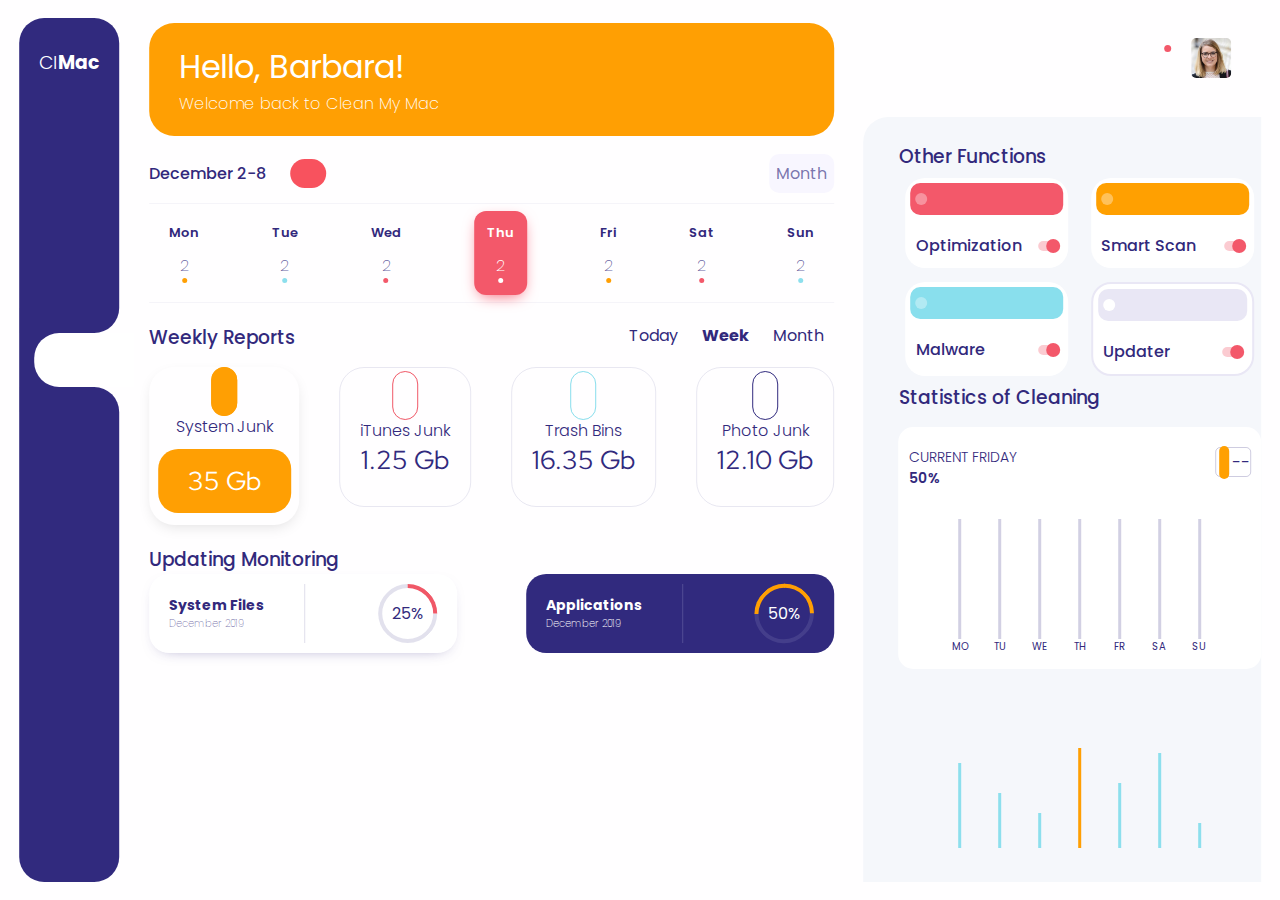
<file: index.html>
<!DOCTYPE html>
<html lang="en">
<head>
    <meta charset="UTF-8">
    <meta http-equiv="X-UA-Compatible" content="IE=edge">
    <meta name="viewport" content="width=device-width, initial-scale=1.0">
    <title>Document</title>
    <link rel="stylesheet" href="style.css">
    <link rel="stylesheet" href="https://use.fontawesome.com/releases/v5.15.2/css/all.css" integrity="sha384-vSIIfh2YWi9wW0r9iZe7RJPrKwp6bG+s9QZMoITbCckVJqGCCRhc+ccxNcdpHuYu" crossorigin="anonymous">
</head>
<body>
    
    <div class="container">
        <!-- Sidebar Nav -->
        <div class="navbar">
            <div class="navbar_1">
                <div class="logo">
                    <h3><span>CI</span>Mac</h3>
                </div>
                <ul>
                    <div class="link1">
                        <li>
                            <i class="fas fa-wind"></i>
                        </li>
                    </div>
                </ul>
            </div>
            <div class="navbar_2">
                <div  class="link2">
                    <ul>
                        <li>
                            <i class="fas fa-desktop"></i>
                        </li>   
                    </ul>
                </div>
            </div>
            <div class="navbar_3">
                <ul>
                    <div class="link3">
                        <li>
                            <i class="fas fa-folder"></i>
                        </li>
                    </div>
                    <div class="link4">
                        <li>
                            <i class="fas fa-sliders-h"></i>
                        </li>
                    </div>
                    <div class="link5">
                        <li>
                            <i class="fas fa-lock"></i>
                        </li>
                    </div>
                    <div class="link6">
                        <li>
                            <i class="far fa-envelope"></i>
                        </li>
                    </div>
                </ul>
                <div class="navbar_link2">
                    <a href="#"><i class="fas fa-sign-out-alt"></i></a>
                </div>
            </div>
        </div>

        <!-- 
            PAGE CONTENT 
         -->
        <div class="content">
            <div class="banner">
                <h1>Hello, Barbara!</h1>
                <p>Welcome back to Clean My Mac</p>
            </div>
            <div class="calendar">
                <div class="calendar_head">
                    <div class="date">
                        <p>December 2-8 <span><i class="fas fa-chevron-left"></i>&nbsp;&nbsp;&nbsp;<i class="fas fa-chevron-right"></i></span></p>
                    </div>
                    <div class="month">
                        <span><i class="far fa-calendar"></i> Month</span>
                    </div>
                </div>
                <div class="calendar_date">
                    <div class="day">
                        <h4>Mon</h4>
                        <p>2</p>
                        <div class="dot_orange"></div>
                    </div>
                    <div class="day">
                        <h4>Tue</h4>
                        <p>2</p>
                        <div class="dot_green"></div>
                    </div>
                    <div class="day">
                        <h4>Wed</h4>
                        <p>2</p>
                        <div class="dot_red"></div>
                    </div>
                    <div class="day day_index">
                        <h4>Thu</h4>
                        <p>2</p>
                        <div class="dot_white"></div>
                    </div>
                    <div class="day">
                        <h4>Fri</h4>
                        <p>2</p>
                        <div class="dot_orange"></div>
                    </div>
                    <div class="day">
                        <h4>Sat</h4>
                        <p>2</p>
                        <div class="dot_red"></div>
                    </div>
                    <div class="day">
                        <h4>Sun</h4>
                        <p>2</p>
                        <div class="dot_green"></div>
                    </div>
                </div>
            </div>
            <div class="report">
                <div class="report_head">
                    <div class="title">
                        <h3>Weekly Reports</h3>
                    </div>
                    <div class="report_period">
                        <ul>
                            <li>Today</li>
                            <li class="active">Week</li>
                            <li>Month</li>
                        </ul>
                    </div>
                </div>
                <div class="report_card">
                    <div class="card_active">
                        <i class="fas fa-server"></i>
                        <p>System Junk</p>
                        <button class="btn_index">35 Gb</button>
                    </div>
                    <div class="card">
                        <i class="fas fa-music"></i>
                        <p>iTunes Junk</p>
                        <button>1.25 Gb</button>
                    </div>
                    <div class="card">
                        <i class="far fa-trash-alt"></i>
                        <p>Trash Bins</p>
                        <button>16.35 Gb</button>
                    </div>
                    <div class="card">
                        <i class="fab fa-instagram"></i>
                        <p>Photo Junk</p>
                        <button>12.10 Gb</button>
                    </div>
                </div>
            </div>
            <div class="update">
                <div class="title">
                    <h3>Updating Monitoring</h3>
                </div>
                <div class="update_info">
                    <div class="update_systeme">
                        <div class="text text_1">
                            <h4>System Files</h4>
                            <p>December 2019</p>
                        </div>
                        <div class="stat stat_1">
                            <span>25%</span>
                        </div>
                    </div>
                    <div class="update_application">
                        <div class="text text_2">
                            <h4>Applications</h4>
                            <p>December 2019</p>
                        </div>
                        <div class="stat stat_2">
                            <span>50%</span>
                        </div>
                    </div>
                </div>
            </div>
        </div>
        <div class="widget">
            <div class="widget_heading">
                <i class="fas fa-cog"></i>
                <div class="bell">
                    <i class="far fa-bell"></i><span class="dott"></span>
                </div>
                <img src="images/img1.jpg" alt="">
            </div>
            <div class="widget_box">
                <div class="box_1">
                    <div class="title">
                        <h3>Other Functions</h3>
                    </div>
                    <div class="func_box">
                        <div class="func func_red">
                            <div class="head">
                                <i class="far fa-chart-bar"></i>
                                <i class="fas fa-ellipsis-v"></i>
                            </div>
                            <div class="text">
                                <p>Optimization</p>
                                <div class="toggle-container">
                                    <input type="checkbox" />
                                    <div class="slider round"></div>
                               </div>
                            </div>
                        </div>
                        <div class="func func_orange">
                            <div class="head">
                                <i class="fas fa-podcast"></i>
                                <i class="fas fa-ellipsis-v"></i>
                            </div>
                            <div class="text">
                                <p>Smart Scan</p>
                                <div class="toggle-container">
                                    <input type="checkbox" />
                                    <div class="slider round"></div>
                               </div>
                            </div>
                        </div>
                        <div class="func func_green">
                            <div class="head">
                                <i class="far fa-check-circle"></i>
                                <i class="fas fa-ellipsis-v"></i>
                            </div>
                            <div class="text">
                                <p>Malware</p>
                                <div class="toggle-container">
                                    <input type="checkbox" />
                                    <div class="slider round"></div>
                               </div>
                            </div>
                        </div>
                        <div class="func func_gray">
                            <div class="head">
                                <i class="fas fa-retweet"></i>
                                <i class="fas fa-ellipsis-v"></i>
                            </div>
                            <div class="text">
                                <p>Updater</p>
                                <div class="toggle-container">
                                    <input type="checkbox" />
                                    <div class="slider round"></div>
                               </div>
                            </div>
                        </div>
                    </div>
                </div>
                <div class="box_2">
                    <div class="title">
                        <h3>
                            Statistics of Cleaning
                        </h3>
                    </div>
                    <div class="stat_clean">
                        <div class="head">
                            <p>CURRENT FRIDAY <br> <span>50%</span></p>
                            <div class="toggle">
                                <span><i class="far fa-chart-bar"></i></span>
                                <span>--</span>
                            </div>
                        </div>
                        <div class="stat_clean__chart">
                            <div class="chart">
                                <div class="chart_1"></div>
                                <span>MO</span>
                            </div>
                            <div class="chart">
                                <div class="chart_2"></div>
                                <span>TU</span>
                            </div>
                            <div class="chart">
                                <div class="chart_3"></div>
                                <span>WE</span>
                            </div>
                            <div class="chart">
                                <div class="chart_4"></div>
                                <span>TH</span>
                            </div>
                            <div class="chart">
                                <div class="chart_5"></div>
                                <span>FR</span>
                            </div>
                            <div class="chart">
                                <div class="chart_6"></div>
                                <span>SA</span>
                            </div>
                            <div class="chart">
                                <div class="chart_7"></div>
                                <span>SU</span>
                            </div>
                        </div>
                    </div>
                </div>
            </div>
        </div>
    </div>
</body>
</html>
</file>
<file: style.css>
/* Font general */
@import url('https://fonts.googleapis.com/css2?family=Poppins:wght@100;200;300;400;500;600;700;800;900&display=swap');
/* Font for the number in the page */
@import url('https://fonts.googleapis.com/css2?family=Red+Hat+Display:wght@400;500;700;900&display=swap');


* {
    margin: 0;
    padding: 0;
    box-sizing: border-box;
}

body {
    font-family: 'Poppins', sans-serif;
    background-color: #FFFEFF;
    color: #32297C;
}

p {
    font-weight: 500;
}

ul li {
    list-style: none;
}

a {
    text-decoration: none;
}

.container {
    position: absolute;
    width: 97vw;
    height: 96vh;
    top: 50%;
    left: 50%;
    transform: translate(-50%, -50%);
    border-radius: 25px;
}

.navbar {
    position: fixed;
    color: white;
    width: 100px;
    height: 100%;
    border-radius: 25px;
    text-align: center;
}


.navbar_1 {
    background-color: #312A7E;
    border-radius: 25px 25px 25px 0;
    height: 35vh;
}

.navbar_1 .link1 {
    margin-top: 135px;
}

.logo {
    padding-top: 30px;
}

.logo h3 span {
    font-weight: 300;
}

.navbar_2 {
    background-color: #312A7E;
    height: 6vh;
    display: flex;
    align-items: center;
    justify-content: center;
    z-index: -1;
}

.navbar_2::after {
    content: '';
    position: absolute;
    width: 100%;
    height: 6vh;
    margin-left: 30px;
    border-radius: 25px 0 0 25px;
    background-color: white;
    z-index: 0;
}

.navbar_2 .link2 i {
    position: relative;
    color: #312A7E;
    z-index: 10;
}

.navbar_3 {
    position: absolute;
    bottom: 0;
    width: 100%;
    height: 55vh;
    background-color: #312A7E;
    border-radius: 0 25px 25px 25px;
}

.navbar_3 li {
    padding: 17px 0;
}

.navbar_link2 {
    text-align: center;
}

.navbar_link2 a {
    position: absolute;
    bottom: 20px;
    color: white;
    left: 45px;
}



.content {
    position: relative;
    left: 100px;
    padding: 5px 30px;
    width: 60%;
    height: 100%;
}

.banner {
    background-color: #FF9F03;
    color: white;
    border-radius: 25px;
    padding: 20px 30px;
}

.banner h1 {
    font-weight: 400;
}

.banner p {
    font-weight: 200;
}

.calendar_head {
    display: flex;
    justify-content: space-between;
    margin-top: 25px;
}

.calendar_head .date span {
    background-color: #F8525E;
    color: white;
    border-radius: 25px;
    padding: 3px 12px;
    margin-left: 20px;
}

.calendar_head .date span .fa-chevron-left {
    opacity: .7;
}

.month {
    background-color: #F8F6FF;
    color: #312a7ea4;
    padding: 7px;
    border-radius: 10px;
    margin-top: -7px;
}


.calendar_date {
    display: flex;
    align-items: center;
    justify-content: space-between;
    margin-top: 10px;
    padding: 0 20px;
    height: 100px;
    border-top: 1px solid #312a7e0c;
    border-bottom: 1px solid #312a7e0c;
}

.calendar_date .day {
    position: relative;
    display: flex;
    flex-direction: column;
    align-items: center;
}

.calendar_date .day h4 {
    font-weight: 600;
    font-size: 13px;
}

.calendar_date .day p {
    margin-top: 10px;
    font-weight: 200;
    color: #312a7ebb;
}

.calendar_date .day .dot_orange {
    width: 5px;
    height: 5px;
    border-radius: 50%;
    background-color: #FF9F03;
}

.calendar_date .day .dot_green {
    width: 5px;
    height: 5px;
    border-radius: 50%;
    background-color: #8DDFED;
}

.calendar_date .day .dot_red {
    width: 5px;
    height: 5px;
    border-radius: 50%;
    background-color: #F3586A;
}

.calendar_date .day .dot_white {
    width: 5px;
    height: 5px;
    border-radius: 50%;
    background-color: #fff;
}


.calendar_date .day_index {
    background-color: #F3586A;
    color: white;
    padding: 12px 13px;
    border-radius: 12px;
    box-shadow: 0 5px 15px -5px #F3586A;
}

.calendar_date .day_index p {
    color: white;
}


.report {
    margin-top: 20px;
}

.report_head .title h3 {
    font-weight: 500;
}

.report_head {
    display: flex;
    justify-content: space-between;
}

.report_head ul li {
    display: inline;
    padding: 0 10px;
}

.report_head ul li.active {
    font-weight: 700;
}

.report_card {
    display: flex;
    justify-content: space-between;
    margin-top: 15px;
}


.report_card .card_active {
    text-align: center;
    border-radius: 25px;
    padding: 12px 5px;
    width: 150px;
    box-shadow: 0 5px 15px -5px rgba(0, 0, 0, 0.144);
}

.report_card .card_active i {
    border: 1px solid #FF9F03;
    padding: 12px;
    border-radius: 15px;
    background-color: #FF9F03;
    color: white;
}

.report_card .card_active p {
    font-weight: 300;
    margin-top: 10px;
}

.report_card .card_active .btn_index {
    background-color: #FF9F03;
    color: white;
    margin-top: 10px;
    padding: 15px 30px;
    border-radius: 20px;
}

.report_card .card_active button {
    border: none;
    background-color: transparent;
    font-size: 26px;
    color: #312A7E;
    font-family: 'Red Hat Display', sans-serif;
}


.report_card .card {
    border: 1px solid #312a7e1c;
    text-align: center;
    border-radius: 25px;
    padding: 15px 20px;
    height: 140px;
}

.report_card .card i {
    border: 1px solid red;
    padding: 12px;
    border-radius: 15px;
}

.report_card .card p {
    font-weight: 300;
    margin-top: 10px;
}

.report_card .card .btn_index {
    background-color: #FF9F03;
    color: white;
    margin-top: 10px;
    padding: 15px 20px;
    border-radius: 25px;
}

.report_card .card .fa-server {
    border: 1px solid #FF9F03;
    background-color: #FF9F03;
    color: white;
}

.report_card .card .fa-music {
    border: 1px solid #F05867;
    color: #F05867;
}

.report_card .card .fa-trash-alt {
    border: 1px solid #88DEEC;
    color: #88DEEC;
}

.report_card .card .fa-instagram {
    border: 1px solid #312A7E;
    color: #312A7E;
}

.report_card .card button {
    border: none;
    background-color: transparent;
    font-size: 26px;
    color: #312A7E;
    font-family: 'Red Hat Display', sans-serif;
}




.update {
    margin-top: 20px;
}

.update .title h3 {
    font-weight: 500;
}

.update_info {
    display: flex;
    justify-content: space-between;
}

.update_info .update_systeme {
    display: flex;
    justify-content: space-between;
    width: 45%;
    background-color: white;
    padding: 10px 20px;
    border-radius: 20px;
    box-shadow: 0 5px 15px -10px #312a7e94;
}

.update_info .update_application {
    display: flex;
    justify-content: space-between;
    width: 45%;
    background-color: #312A7E;
    color: white;
    padding: 10px 20px;
    border-radius: 20px;
}

.update_info .text {
    display: flex;
    flex-direction: column;
    justify-content: center;
    padding-right: 40px;
    font-size: 14px;
}

.update_info .text_1 {
    border-right: 1px solid #312a7e28;
}

.update_info .text_1 p {
    color: #312a7ea6;
    font-size: 10px;
    font-weight: 200;
}

.update_info .text_2 {
    border-right: 1px solid #c4c2e43b;
}

.update_info .text_2 p {
    font-weight: 200;
    font-size: 10px;
}

.update_info .stat {
    display: flex;
    align-items: center;
    padding: 13px 10px;
    border-radius: 50%;
}

.update_info .stat_1 {
    border: 4px solid #312a7e23;
    border-top: 4px solid #F05867;
    transform: rotate(45deg);
}

.update_info .stat_1 span {
    transform: rotate(-45deg);
}

.update_info .stat_2 {
    border: 4px solid #bebbdf23;
    border-top: 4px solid #FF9F03;
    border-right: 4px solid #FF9F03;
    transform: rotate(-45deg);
}

.update_info .stat_2 span {
    transform: rotate(45deg);
}



.widget {
    position: fixed;
    width: 32%;
    height: 100%;
    right: 0;
    top: 0;
}

.widget_heading {
    display: flex;
    align-items: center;
    justify-content: end;
    padding: 20px 30px;
}

.widget_heading i {
    padding: 0 10px;
    font-size: 18px;
}

.widget_heading .fa-bell {
    position: relative;
}

.widget_heading .fa-bell::after {
    content: '';
    position: absolute;
    width: 7px;
    height: 7px;
    border-radius: 50%;
    background-color: #F3586A;
    right: 10px;
}

.widget .widget_heading img {
    width: 40px;
    border-radius: 5px;
    margin-left: 10px;
}


.widget_box {
    position: absolute;
    right: 0;
    bottom: 0;
    width: 100%;
    height: 85vh;
    background-color: #F5F7FB;
    border-radius: 25px 0 0 0;
    padding: 25px 0 0 35px;
}

.widget_box .title h3 {
    font-weight: 500;
}

.func_box {
    display: flex;
    justify-content: space-between;
    flex-wrap: wrap;
}

.widget_box .func {
    background-color: white;
    padding: 5px;
    width: 45%;
    margin: 7px;
    border-radius: 20px;
}

.widget_box .func .head {
    display: flex;
    justify-content: space-between;
    align-items: center;
    border-radius: 10px;
    padding: 10px 5px;
    color: white;
}

.widget_box .func_red .head {
    background-color: #F3586A;
}

.widget_box .func .head .fa-chart-bar {
    background-color: rgba(255, 255, 255, 0.35);
    padding: 6px;
    border-radius: 7px;
}

.widget_box .func_orange .head {
    background-color: #FFA001;
}

.widget_box .func .head .fa-podcast {
    background-color: rgba(255, 255, 255, 0.35);
    padding: 6px;
    border-radius: 7px;
}

.widget_box .func_green .head {
    background-color: #89DFED;
}

.widget_box .func .head .fa-check-circle {
    background-color: rgba(255, 255, 255, 0.35);
    padding: 6px;
    border-radius: 7px;
}

.widget_box .func_gray {
    border: 2px solid #E9E7F5;
}

.widget_box .func_gray .head {
    background-color: #E9E7F5;
}

.widget_box .func .head .fa-retweet {
    background-color: rgb(255, 255, 255);
    color: #E9E7F5;
    padding: 6px;
    border-radius: 7px;
}

.widget_box .func .text {
    display: flex;
    justify-content: space-between;
    align-items: center;
    margin: 18px 5px 5px;
}

.widget_box .func .text .toggle-container {
    position: relative;
    display: inline-block;
    width: 20px;
    height: 10px;
    pointer-events: none;
  }

  .widget_box .func .text .toggle-container input {
    opacity: 0;
    width: 20px;
    height: 10px;
    pointer-events: all;
  }
  
.widget_box .func .text .toggle-container .slider {
    position: absolute;
    top: 0;
    left: 0;
    right: 0;
    bottom: 0;
    cursor: pointer;
    background-color: #f3586a4f;
    border-radius: 50px;
    pointer-events: none;
  }
  
.widget_box .func .text .toggle-container .slider::before {
    content: "";
    position: absolute;
    height: 14px;
    width: 14px;
    left: 8px;
    bottom: -2px;
    border-radius: 50%;
    background-color: #F3586A;
    transition: 0.2s;
    pointer-events: none;
}
  


.stat_clean {
    background-color: white;
    width: 100%;
    margin-top: 15px;
    padding: 20px 10px;
    border-radius: 15px;
}

.stat_clean .head {
    display: flex;
    justify-content: space-between;
}

.stat_clean .head p {
    font-size: 14px;
    font-weight: 300;
}

.stat_clean .head p span {
    font-weight: 600;
}

.stat_clean .head .toggle {
    display: flex;
    align-items: center;
    border: 1px solid #312a7e3d;
    border-radius: 5px;
    height: 30px;
}

.stat_clean .head .toggle i {
    background-color: #FFA001;
    padding: 5px;
    border-radius: 5px;
    margin: 3px;
}


.stat_clean .stat_clean__chart {
    display: flex;
    justify-content: space-between;
    padding: 30px 50px 10px 50px;
}

.stat_clean .stat_clean__chart .chart {
    width: 3px;
    height: 120px;
    display: flex;
    flex-direction: column;
    align-items: center;
    background-color: #312a7e38;
}

.stat_clean .stat_clean__chart .chart span {
    margin-top: 120px;
    font-size: 10px;
}

.stat_clean .stat_clean__chart .chart .chart_1 {
    position: absolute;
    bottom: 34px;
    width: 3px;
    height: 85px;
    background-color: #8DDFED;
}

.stat_clean .stat_clean__chart .chart .chart_2 {
    position: absolute;
    bottom: 34px;
    width: 3px;
    height: 55px;
    background-color: #8DDFED;
}

.stat_clean .stat_clean__chart .chart .chart_3 {
    position: absolute;
    bottom: 34px;
    width: 3px;
    height: 35px;
    background-color: #8DDFED;
}

.stat_clean .stat_clean__chart .chart .chart_4 {
    position: absolute;
    bottom: 34px;
    width: 3px;
    height: 100px;
    background-color: #FF9F03;
}

.stat_clean .stat_clean__chart .chart .chart_5 {
    position: absolute;
    bottom: 34px;
    width: 3px;
    height: 65px;
    background-color: #8DDFED;
}

.stat_clean .stat_clean__chart .chart .chart_6 {
    position: absolute;
    bottom: 34px;
    width: 3px;
    height: 95px;
    background-color: #8DDFED;
}

.stat_clean .stat_clean__chart .chart .chart_7 {
    position: absolute;
    bottom: 34px;
    width: 3px;
    height: 25px;
    background-color: #8DDFED;
}
</file>
